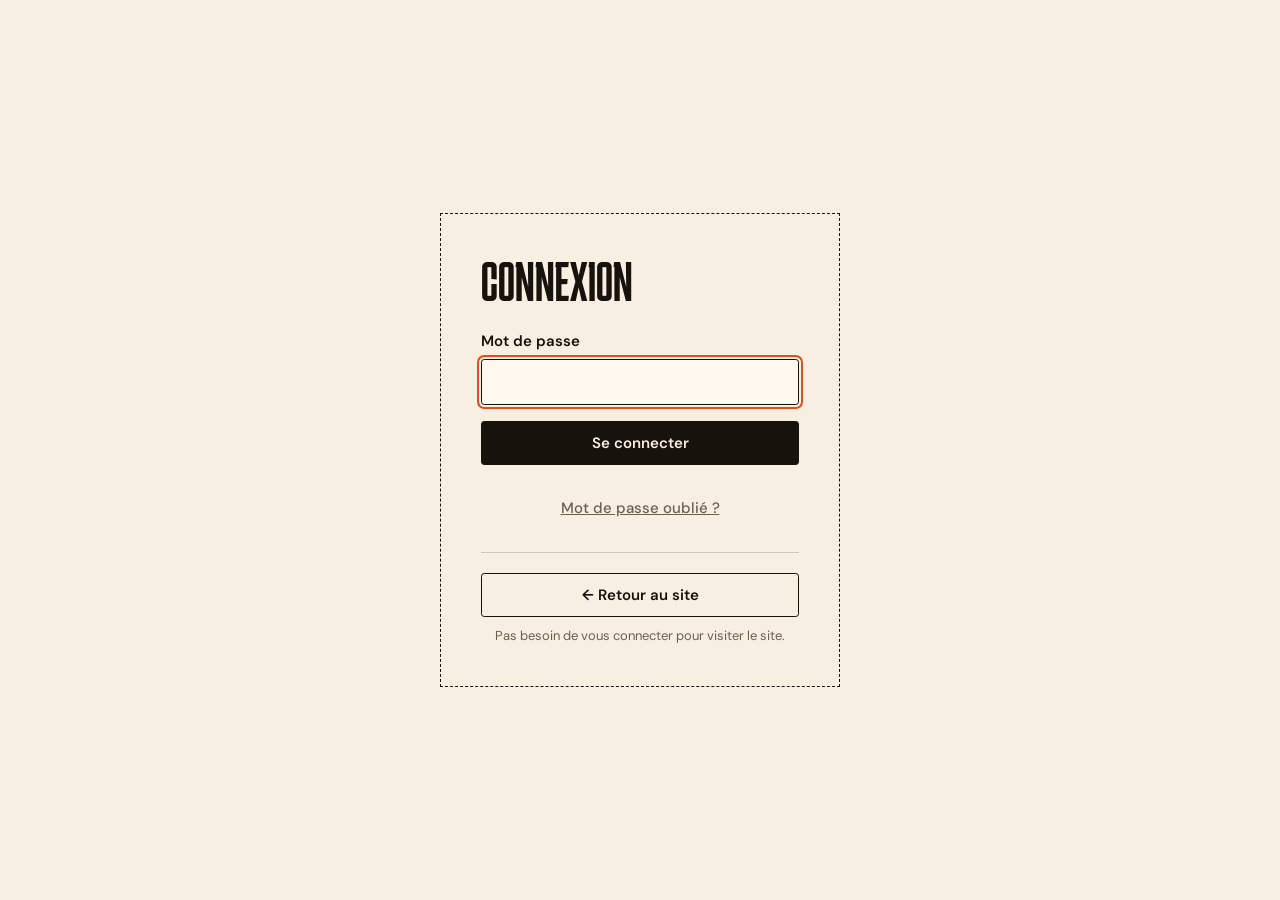
<file: admin.html>
<!DOCTYPE html>
<html lang="fr">
<head>
<meta charset="utf-8"/>
<title>Gestion du site — La Re-Naissance</title>
<meta content="width=device-width, initial-scale=1" name="viewport"/>
<meta name="robots" content="noindex, nofollow"/>
<link href="assets/images/favicon-32.webp" rel="icon" type="image/webp"/>
<link href="https://fonts.googleapis.com" rel="preconnect"/>
<link crossorigin="anonymous" href="https://fonts.gstatic.com" rel="preconnect"/>
<link href="https://fonts.googleapis.com/css2?family=Karantina:wght@400;700&amp;family=DM+Sans:wght@400;500;600;700&amp;display=swap" rel="stylesheet"/>
<link href="assets/admin/admin.css" rel="stylesheet"/>
</head>
<body>
<header class="app-header">
  <h1 class="app-title">La Re-Naissance <span>· gestion du site</span></h1>
  <div class="app-header-actions">
    <a class="btn btn-small" href="index.html" target="_blank" rel="noopener">Voir le site</a>
    <a class="btn btn-small" href="parametres.html">Paramètres</a>
    <button class="btn btn-small" type="button" id="logout">Déconnexion</button>
  </div>
</header>

<main class="wrap">
  <div class="tabs" role="tablist" aria-label="Sections du site">
    <button class="tab" role="tab" id="tab-creations" aria-controls="panel-creations" aria-selected="true" type="button">Nos créations <span id="count-creations"></span></button>
    <button class="tab" role="tab" id="tab-souvenir" aria-controls="panel-souvenir" aria-selected="false" tabindex="-1" type="button">Souvenir <span id="count-souvenir"></span></button>
  </div>

  <section id="panel-creations" role="tabpanel" aria-labelledby="tab-creations">
    <div class="panel-head">
      <div>
        <h2>Nos créations</h2>
        <p>Les plats présentés dans le carrousel du site. Cliquez sur une ligne pour changer le nom ou la photo.</p>
      </div>
    </div>
    <ul class="dish-list" id="dish-list"></ul>
  </section>

  <section id="panel-souvenir" role="tabpanel" aria-labelledby="tab-souvenir" hidden>
    <div class="panel-head">
      <div>
        <h2>Souvenir</h2>
        <p>La galerie de photos du site. La photo n°1 est celle du haut de la galerie. Ajoutez, recadrez ou supprimez des photos.</p>
      </div>
      <button class="btn btn-primary" type="button" id="add-photo-top">+ Ajouter une photo</button>
    </div>
    <p class="sort-hint"><strong>Changer l'ordre :</strong> maintenez une photo appuyée puis glissez-la à sa nouvelle place, ou utilisez les flèches ‹ › sur la photo, ou « Modifier » pour choisir une position.</p>
    <ul class="photo-grid" id="photo-grid"></ul>
  </section>
</main>

<input type="file" id="file-input" accept="image/*" hidden/>

<!-- Edit a dish / a souvenir photo -->
<dialog id="edit-dialog" aria-labelledby="edit-title">
  <div class="dialog-body">
    <h2 id="edit-title"></h2>
    <label class="field" id="name-field" for="edit-name">Nom du plat
      <input id="edit-name" type="text" maxlength="60" autocomplete="off"/>
    </label>
    <p class="form-error" id="edit-error" role="alert" hidden></p>
    <label class="field" id="pos-field" for="edit-pos">Position dans la galerie
      <select id="edit-pos"></select>
    </label>
    <div class="photo-edit">
      <div class="photo-preview"><img id="edit-photo" alt=""/></div>
      <div class="photo-edit-buttons">
        <button class="btn btn-small" type="button" id="btn-crop">Recadrer / zoomer</button>
        <button class="btn btn-small" type="button" id="btn-replace">Changer la photo</button>
        <p class="hint">Formats : JPG, PNG ou WebP.</p>
      </div>
    </div>
    <div class="dialog-actions">
      <button class="btn btn-danger btn-small" type="button" id="btn-delete">Supprimer</button>
      <span class="spacer"></span>
      <button class="btn btn-small" type="button" id="btn-cancel">Annuler</button>
      <button class="btn btn-primary btn-small" type="button" id="btn-save">Enregistrer</button>
    </div>
  </div>
</dialog>

<!-- Crop / zoom -->
<dialog class="crop-dialog" id="crop-dialog" aria-labelledby="crop-title">
  <div class="dialog-body">
    <h2 id="crop-title">Recadrer la photo</h2>
    <div class="crop-ratios" id="crop-ratios" role="group" aria-label="Forme du cadre"></div>
    <div class="crop-stage-wrap" id="crop-wrap">
      <div class="crop-stage" id="crop-stage"><img class="crop-img" id="crop-img" alt="" draggable="false"/></div>
    </div>
    <div class="zoom-row">
      <label for="crop-zoom">Zoom</label>
      <input id="crop-zoom" type="range" min="0" max="100" value="0"/>
    </div>
    <p class="hint">Faites glisser la photo pour la placer, puis zoomez avec le curseur, la molette ou deux doigts.</p>
    <p class="form-error" id="crop-error" role="alert" hidden></p>
    <div class="dialog-actions">
      <button class="btn btn-small" type="button" id="crop-cancel">Annuler</button>
      <button class="btn btn-primary btn-small" type="button" id="crop-ok">Valider</button>
    </div>
  </div>
</dialog>

<!-- Confirm -->
<dialog id="confirm-dialog" aria-labelledby="confirm-text">
  <div class="dialog-body">
    <p class="confirm-text" id="confirm-text"></p>
    <div class="dialog-actions">
      <button class="btn btn-small" type="button" id="confirm-no">Annuler</button>
      <button class="btn btn-danger btn-small" type="button" id="confirm-yes">Confirmer</button>
    </div>
  </div>
</dialog>

<div class="toast" id="toast" role="status" aria-live="polite"></div>
<script src="assets/js/supabase.min.js"></script>
<script src="assets/admin/supabase-config.js"></script>
<script src="assets/admin/admin.js"></script>
</body>
</html>
</file>
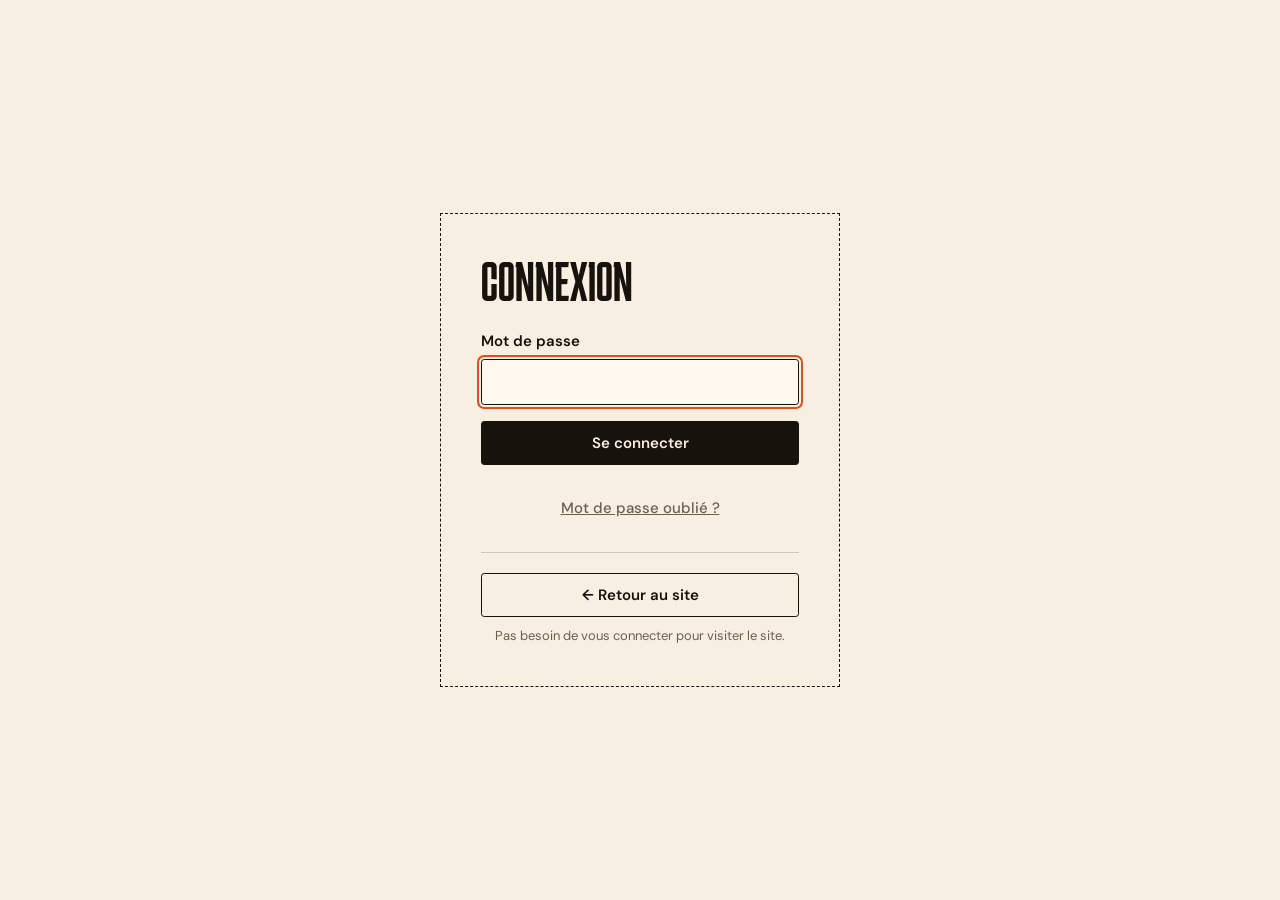
<file: connexion.html>
<!DOCTYPE html>
<html lang="fr">
<head>
<meta charset="utf-8"/>
<title>Connexion — La Re-Naissance</title>
<meta content="width=device-width, initial-scale=1" name="viewport"/>
<meta name="robots" content="noindex, nofollow"/>
<link href="assets/images/favicon-32.webp" rel="icon" type="image/webp"/>
<link href="https://fonts.googleapis.com" rel="preconnect"/>
<link crossorigin="anonymous" href="https://fonts.gstatic.com" rel="preconnect"/>
<link href="https://fonts.googleapis.com/css2?family=Karantina:wght@400;700&amp;family=DM+Sans:wght@400;500;600;700&amp;display=swap" rel="stylesheet"/>
<link href="assets/admin/admin.css" rel="stylesheet"/>
</head>
<body class="login-body">
<main class="login-card">
  <h1>Connexion</h1>
  <form id="login-form" novalidate>
    <label class="field" for="password">Mot de passe
      <input id="password" name="password" type="password" autocomplete="current-password" required autofocus/>
    </label>
    <p class="form-error" id="login-error" role="alert" hidden>Mot de passe incorrect.</p>
    <button class="btn btn-primary" type="submit" style="margin-top:1rem;width:100%">Se connecter</button>
  </form>
  <button class="btn-link btn" type="button" id="forgot-link" style="margin-top:0.25rem">Mot de passe oublié ?</button>
  <form id="forgot-form" novalidate hidden style="margin-top:0.5rem">
    <label class="field" for="forgot-email">Adresse email du compte
      <input id="forgot-email" type="email" autocomplete="email" required/>
    </label>
    <button class="btn btn-small" type="submit" style="margin-top:0.5rem;width:100%">Envoyer le lien</button>
  </form>
  <p class="hint" id="forgot-status" role="status" hidden></p>
  <div class="login-back">
    <a class="btn" href="index.html">← Retour au site</a>
    <small>Pas besoin de vous connecter pour visiter le site.</small>
  </div>
</main>
<script src="assets/js/supabase.min.js"></script>
<script src="assets/admin/supabase-config.js"></script>
<script>
/* Real login via Supabase Auth. There is a single admin account for the whole site (one
   shared password, as asked), so the email itself isn't something the person needs to
   remember or type -- it's fixed here and only the password comes from the form. Change
   ADMIN_EMAIL if the admin account in Supabase (Authentication > Users) ever changes. */
(function () {
  var ADMIN_EMAIL = 'la.re.naissance97113@gmail.com';
  var client = supabase.createClient(window.SUPABASE_URL, window.SUPABASE_ANON_KEY);
  var form = document.getElementById('login-form');
  var input = document.getElementById('password');
  var error = document.getElementById('login-error');
  var submitBtn = form.querySelector('button[type="submit"]');

  // Already signed in from an earlier visit (Supabase keeps the session in localStorage)?
  client.auth.getSession().then(function (res) {
    if (res.data.session) location.replace('admin.html');
  });

  form.addEventListener('submit', function (e) {
    e.preventDefault();
    error.hidden = true;
    submitBtn.disabled = true;
    submitBtn.textContent = 'Connexion…';
    client.auth.signInWithPassword({ email: ADMIN_EMAIL, password: input.value }).then(function (res) {
      if (res.error) throw res.error;
      location.href = 'admin.html';
    }).catch(function () {
      // Generic message on purpose: whether the password is wrong or the network failed,
      // there is nothing actionable to tell apart here for a single shared password.
      error.hidden = false;
      input.value = '';
      input.focus();
      submitBtn.disabled = false;
      submitBtn.textContent = 'Se connecter';
    });
  });
  input.addEventListener('input', function () { error.hidden = true; });

  // "Mot de passe oublié" -- deliberately asks for the email rather than firing off the
  // (fixed) admin address on a bare click: that would let anyone landing on this page
  // trigger a reset email with no proof they even know the account exists. Typing the
  // address doesn't let anyone learn whether it's correct either -- resetPasswordForEmail
  // replies the same way regardless (Supabase's own anti-enumeration behaviour), it only
  // actually delivers a link when the address matches the real admin account.
  var forgotLink = document.getElementById('forgot-link');
  var forgotForm = document.getElementById('forgot-form');
  var forgotEmail = document.getElementById('forgot-email');
  var forgotStatus = document.getElementById('forgot-status');
  forgotLink.addEventListener('click', function () {
    forgotLink.hidden = true;
    forgotForm.hidden = false;
    forgotEmail.focus();
  });
  // fetch() has no built-in timeout -- if the network or Supabase itself ever just never
  // answers (rather than replying with a clean error), this call would otherwise hang the
  // button on "Envoi..." forever with no way out for the person but reloading the page.
  function withTimeout(promise, ms) {
    return new Promise(function (resolve) {
      var settled = false;
      var timer = setTimeout(function () {
        if (!settled) { settled = true; resolve({ error: { message: 'timeout' } }); }
      }, ms);
      promise.then(function (res) {
        if (!settled) { settled = true; clearTimeout(timer); resolve(res); }
      });
    });
  }

  forgotForm.addEventListener('submit', function (e) {
    e.preventDefault();
    var sendBtn = forgotForm.querySelector('button[type="submit"]');
    sendBtn.disabled = true;
    sendBtn.textContent = 'Envoi…';
    withTimeout(client.auth.resetPasswordForEmail(forgotEmail.value, {
      redirectTo: location.origin + '/reinitialiser-mot-de-passe.html'
    }), 15000).then(function (res) {
      forgotStatus.hidden = false;
      if (res.error) {
        forgotStatus.textContent = "L'envoi a échoué. Réessayez dans une minute.";
        sendBtn.disabled = false;
        sendBtn.textContent = 'Envoyer le lien';
      } else {
        forgotStatus.textContent = 'Si cette adresse correspond à un compte, un lien de réinitialisation vient de lui être envoyé.';
        forgotForm.hidden = true;
      }
    });
  });
})();
</script>
</body>
</html>
</file>
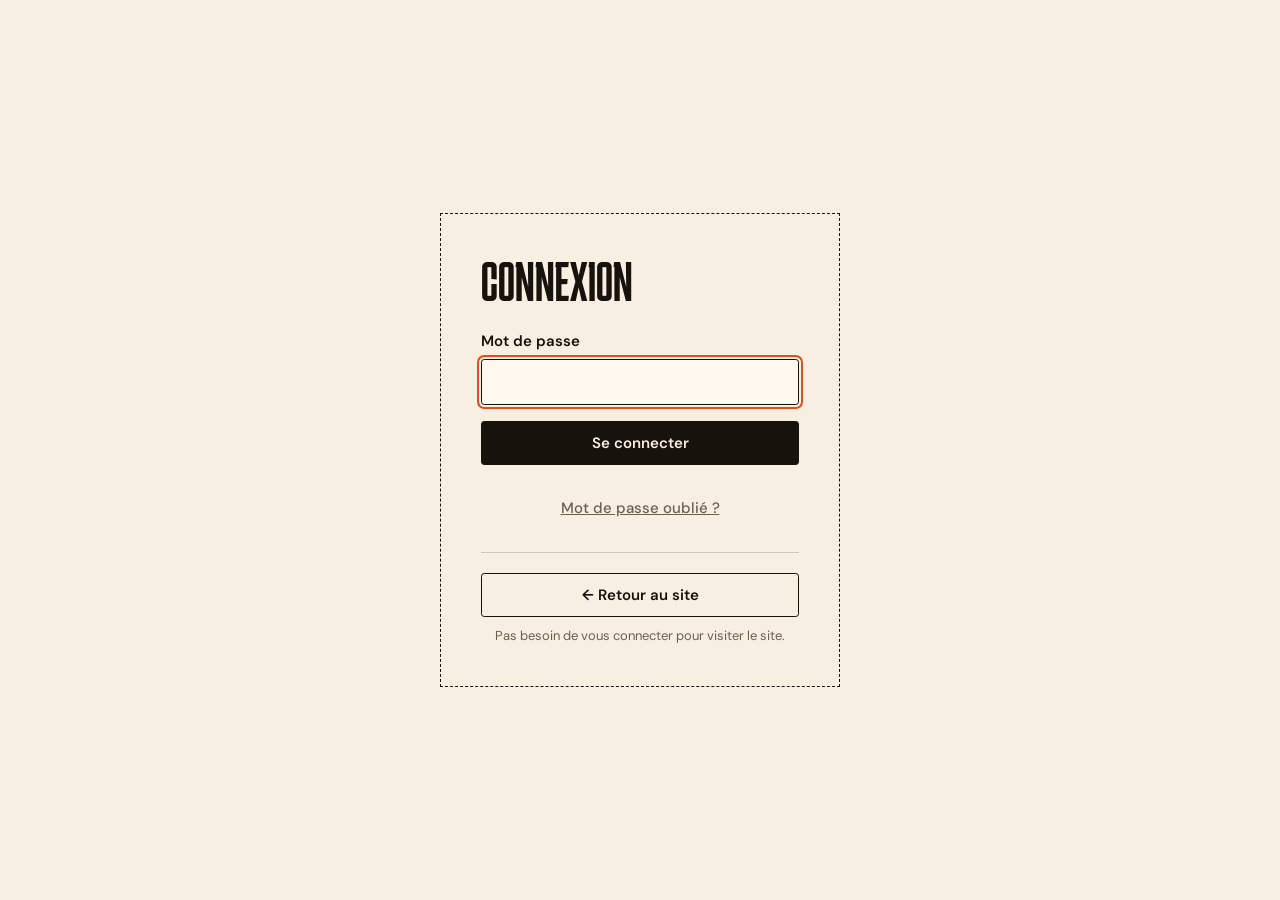
<file: parametres.html>
<!DOCTYPE html>
<html lang="fr">
<head>
<meta charset="utf-8"/>
<title>Paramètres — La Re-Naissance</title>
<meta content="width=device-width, initial-scale=1" name="viewport"/>
<meta name="robots" content="noindex, nofollow"/>
<link href="assets/images/favicon-32.webp" rel="icon" type="image/webp"/>
<link href="https://fonts.googleapis.com" rel="preconnect"/>
<link crossorigin="anonymous" href="https://fonts.gstatic.com" rel="preconnect"/>
<link href="https://fonts.googleapis.com/css2?family=Karantina:wght@400;700&amp;family=DM+Sans:wght@400;500;600;700&amp;display=swap" rel="stylesheet"/>
<link href="assets/admin/admin.css" rel="stylesheet"/>
</head>
<body>
<header class="app-header">
  <h1 class="app-title">La Re-Naissance <span>· paramètres</span></h1>
  <div class="app-header-actions">
    <a class="btn btn-small" href="admin.html">← Gestion du site</a>
    <button class="btn btn-small" type="button" id="logout">Déconnexion</button>
  </div>
</header>

<main class="wrap" style="max-width:32rem">
  <div class="panel-head">
    <div>
      <h2>Compte admin</h2>
      <p>Connecté en tant que <strong id="account-email">…</strong>.</p>
    </div>
  </div>

  <form id="password-form" novalidate>
    <label class="field" for="current-password">Mot de passe actuel
      <input id="current-password" type="password" autocomplete="current-password" required/>
    </label>
    <label class="field" for="new-password" style="margin-top:0.75rem">Nouveau mot de passe
      <input id="new-password" type="password" autocomplete="new-password" minlength="8" required/>
    </label>
    <label class="field" for="new-password-confirm" style="margin-top:0.75rem">Confirmer le nouveau mot de passe
      <input id="new-password-confirm" type="password" autocomplete="new-password" minlength="8" required/>
    </label>
    <p class="hint" style="margin-top:0.5rem">8 caractères minimum.</p>
    <p class="form-error" id="password-error" role="alert" hidden></p>
    <div class="dialog-actions" style="justify-content:flex-start;margin-top:1rem">
      <button class="btn btn-primary" type="submit">Changer le mot de passe</button>
    </div>
  </form>

  <p class="notice" style="margin-top:2rem">
    L'adresse email du compte ne peut pas être modifiée depuis cette page — contactez Lumea pour
    en changer.
  </p>
</main>

<div class="toast" id="toast" role="status" aria-live="polite"></div>
<script src="assets/js/supabase.min.js"></script>
<script src="assets/admin/supabase-config.js"></script>
<script>
(function () {
  var client = supabase.createClient(window.SUPABASE_URL, window.SUPABASE_ANON_KEY);

  function toast(message, isError) {
    var t = document.getElementById('toast');
    t.textContent = message;
    t.classList.toggle('is-error', !!isError);
    t.classList.add('is-visible');
    setTimeout(function () { t.classList.remove('is-visible'); }, isError ? 6000 : 3200);
  }

  // Same gate as admin.html: only reachable with a real, signed-in Supabase session.
  client.auth.getSession().then(function (res) {
    if (!res.data.session) { location.replace('connexion.html'); return; }
    document.getElementById('account-email').textContent = res.data.session.user.email;
  }).catch(function () { location.replace('connexion.html'); });

  client.auth.onAuthStateChange(function (event) {
    if (event === 'SIGNED_OUT') location.replace('connexion.html');
  });

  document.getElementById('logout').addEventListener('click', function () {
    client.auth.signOut().then(function () { location.href = 'connexion.html'; });
  });

  var form = document.getElementById('password-form');
  var error = document.getElementById('password-error');
  var currentPw = document.getElementById('current-password');
  var newPw = document.getElementById('new-password');
  var confirmPw = document.getElementById('new-password-confirm');
  var submitBtn = form.querySelector('button[type="submit"]');

  form.addEventListener('submit', function (e) {
    e.preventDefault();
    error.hidden = true;

    if (newPw.value.length < 8) {
      error.textContent = 'Le nouveau mot de passe doit faire au moins 8 caractères.';
      error.hidden = false;
      newPw.focus();
      return;
    }
    if (newPw.value !== confirmPw.value) {
      error.textContent = 'Les deux mots de passe ne correspondent pas.';
      error.hidden = false;
      confirmPw.focus();
      return;
    }

    submitBtn.disabled = true;
    submitBtn.textContent = 'Vérification…';

    // updateUser() alone would accept a new password just from the current (already
    // signed-in) session, without proving the person actually knows the CURRENT password --
    // anyone left signed in on a shared or unlocked device could silently lock the real
    // admin out. Re-checking the current password first (a second, throwaway sign-in call)
    // closes that gap before touching anything.
    client.auth.signInWithPassword({ email: 'la.re.naissance97113@gmail.com', password: currentPw.value }).then(function (res) {
      if (res.error) {
        var e = new Error('current-password-wrong');
        e.isCurrentPasswordError = true;
        throw e;
      }
      submitBtn.textContent = 'Enregistrement…';
      return client.auth.updateUser({ password: newPw.value });
    }).then(function (res) {
      if (res.error) throw res.error;
      form.reset();
      submitBtn.disabled = false;
      submitBtn.textContent = 'Changer le mot de passe';
      toast('Mot de passe changé.');
    }).catch(function (err) {
      error.textContent = err && err.isCurrentPasswordError
        ? 'Mot de passe actuel incorrect.'
        : ((err && err.message) || "Le changement a échoué. Réessayez.");
      error.hidden = false;
      submitBtn.disabled = false;
      submitBtn.textContent = 'Changer le mot de passe';
    });
  });
})();
</script>
</body>
</html>
</file>
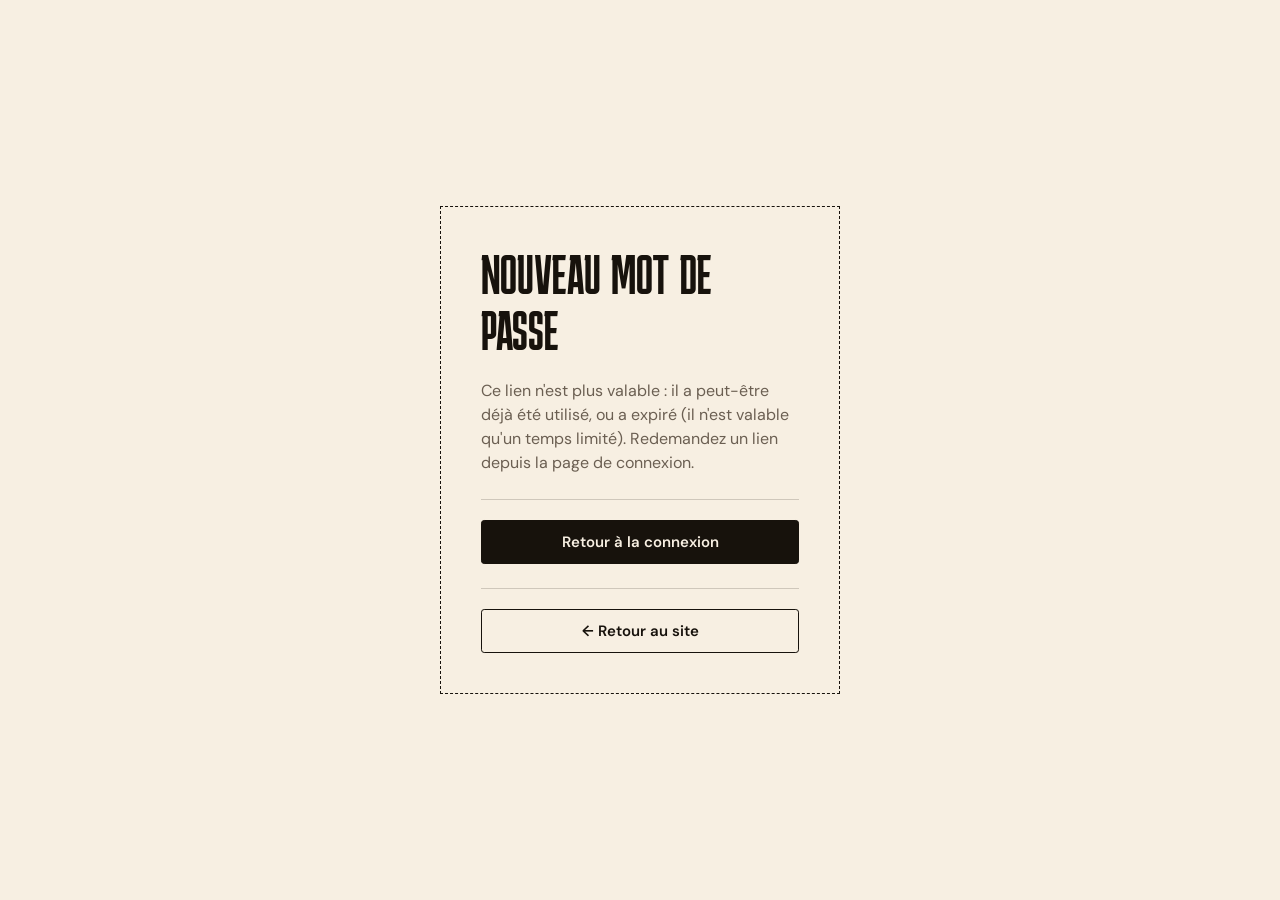
<file: reinitialiser-mot-de-passe.html>
<!DOCTYPE html>
<html lang="fr">
<head>
<meta charset="utf-8"/>
<title>Nouveau mot de passe — La Re-Naissance</title>
<meta content="width=device-width, initial-scale=1" name="viewport"/>
<meta name="robots" content="noindex, nofollow"/>
<link href="assets/images/favicon-32.webp" rel="icon" type="image/webp"/>
<link href="https://fonts.googleapis.com" rel="preconnect"/>
<link crossorigin="anonymous" href="https://fonts.gstatic.com" rel="preconnect"/>
<link href="https://fonts.googleapis.com/css2?family=Karantina:wght@400;700&amp;family=DM+Sans:wght@400;500;600;700&amp;display=swap" rel="stylesheet"/>
<link href="assets/admin/admin.css" rel="stylesheet"/>
</head>
<body class="login-body">
<main class="login-card">
  <h1>Nouveau mot de passe</h1>
  <p id="intro">Vérification du lien…</p>

  <form id="reset-form" novalidate hidden>
    <label class="field" for="password">Nouveau mot de passe
      <input id="password" type="password" autocomplete="new-password" minlength="8" required/>
    </label>
    <label class="field" for="password-confirm" style="margin-top:0.75rem">Confirmer le mot de passe
      <input id="password-confirm" type="password" autocomplete="new-password" minlength="8" required/>
    </label>
    <p class="form-error" id="reset-error" role="alert" hidden></p>
    <button class="btn btn-primary" type="submit" style="margin-top:1rem;width:100%">Enregistrer le nouveau mot de passe</button>
  </form>

  <div class="login-back" id="expired-block" hidden>
    <a class="btn btn-primary" href="connexion.html">Retour à la connexion</a>
  </div>
  <div class="login-back">
    <a class="btn" href="index.html">← Retour au site</a>
  </div>
</main>
<script src="assets/js/supabase.min.js"></script>
<script src="assets/admin/supabase-config.js"></script>
<script>
/* Reached only by clicking the link Supabase emails from resetPasswordForEmail() (see
   connexion.html). supabase-js parses that link's token itself as soon as the client is
   created (detectSessionInUrl, on by default) and turns it into a real signed-in session
   before getSession() below resolves -- there is nothing here to parse by hand, for either
   of Supabase's two link formats (?code=... or #access_token=...). If someone opens this
   page without going through that link, there's simply no session and we say so instead of
   showing a form that could never work. */
(function () {
  var client = supabase.createClient(window.SUPABASE_URL, window.SUPABASE_ANON_KEY);
  var intro = document.getElementById('intro');
  var form = document.getElementById('reset-form');
  var expiredBlock = document.getElementById('expired-block');
  var error = document.getElementById('reset-error');
  var pass = document.getElementById('password');
  var confirm = document.getElementById('password-confirm');
  var submitBtn = form.querySelector('button[type="submit"]');

  client.auth.getSession().then(function (res) {
    if (res.data.session) {
      intro.textContent = 'Choisissez un nouveau mot de passe pour le compte admin.';
      form.hidden = false;
      pass.focus();
    } else {
      intro.textContent = "Ce lien n'est plus valable : il a peut-être déjà été utilisé, ou a expiré (il n'est valable qu'un temps limité). Redemandez un lien depuis la page de connexion.";
      expiredBlock.hidden = false;
    }
  });

  form.addEventListener('submit', function (e) {
    e.preventDefault();
    error.hidden = true;
    if (pass.value.length < 8) {
      error.textContent = 'Le mot de passe doit faire au moins 8 caractères.';
      error.hidden = false;
      pass.focus();
      return;
    }
    if (pass.value !== confirm.value) {
      error.textContent = 'Les deux mots de passe ne correspondent pas.';
      error.hidden = false;
      confirm.focus();
      return;
    }
    submitBtn.disabled = true;
    submitBtn.textContent = 'Enregistrement…';
    client.auth.updateUser({ password: pass.value }).then(function (res) {
      if (res.error) throw res.error;
      // Already signed in via the session the reset link just created -- straight to the
      // dashboard, no reason to make them log in again right after choosing a password.
      location.href = 'admin.html';
    }).catch(function (err) {
      error.textContent = (err && err.message) || "L'enregistrement a échoué. Réessayez.";
      error.hidden = false;
      submitBtn.disabled = false;
      submitBtn.textContent = 'Enregistrer le nouveau mot de passe';
    });
  });
})();
</script>
</body>
</html>
</file>
<file: assets/admin/admin.css>
/* Admin + connexion pages (shared). Mobile-first, relative units. Palette/fonts match the site. */
:root {
  --ink: #17120C;
  --paper: #F7EFE2;
  --paper-2: #EFE3D0;
  --accent: #E08A54;
  --ember: #E24E1B;
  --muted: #6B5F52;
  --line: rgba(23, 18, 12, 0.18);
  --danger: #B3261E;
  --gutter: clamp(1rem, 4vw, 2rem);
}
* { box-sizing: border-box; }
html { -webkit-text-size-adjust: 100%; }
body { margin: 0; background: var(--paper); color: var(--ink); font-family: "DM Sans", system-ui, sans-serif; line-height: 1.5; }
img { display: block; max-width: 100%; }
button, input { font: inherit; color: inherit; }
button { cursor: pointer; }
:focus-visible { outline: 0.15rem solid var(--ember); outline-offset: 0.15rem; }
[hidden] { display: none !important; }
h1, h2, h3 { font-family: Karantina, "DM Sans", sans-serif; font-weight: 400; text-transform: uppercase; line-height: 1; margin: 0; }

/* ---------- buttons ---------- */
.btn { display: inline-flex; align-items: center; justify-content: center; gap: 0.5rem; min-height: 2.75rem; padding: 0.55rem 1.1rem; border: 1px solid var(--ink); border-radius: 0.2rem; background: transparent; color: var(--ink); font-weight: 600; font-size: 0.9375rem; text-decoration: none; transition: background-color 0.15s ease, color 0.15s ease, border-color 0.15s ease; }
.btn:hover { background: var(--ink); color: var(--paper); }
.btn-primary { background: var(--ink); color: var(--paper); }
.btn-primary:hover { background: var(--ember); border-color: var(--ember); }
.btn-danger { border-color: var(--danger); color: var(--danger); }
.btn-danger:hover { background: var(--danger); border-color: var(--danger); color: #fff; }
.btn-small { min-height: 2.5rem; padding: 0.4rem 0.85rem; font-size: 0.875rem; }
.btn-link { border: 0; background: none; padding: 0.5rem 0; min-height: 0; text-decoration: underline; color: var(--muted); font-weight: 500; }
.btn-link:hover { background: none; color: var(--ember); }

/* ---------- login ---------- */
.login-body { min-height: 100vh; min-height: 100dvh; display: grid; place-items: center; padding: var(--gutter); }
.login-card { width: min(100%, 25rem); display: flex; flex-direction: column; gap: 1.25rem; padding: clamp(1.5rem, 6vw, 2.5rem); border: 1px dashed var(--ink); background: var(--paper); }
.login-card h1 { font-size: clamp(2.5rem, 12vw, 3.5rem); }
.login-card p { margin: 0; color: var(--muted); }
.back { color: var(--muted); font-size: 0.875rem; text-decoration: none; letter-spacing: 0.04em; text-transform: uppercase; }
.back:hover { color: var(--ember); }
.field { display: flex; flex-direction: column; gap: 0.4rem; font-weight: 600; font-size: 0.9375rem; }
.field input { min-height: 2.9rem; padding: 0.5rem 0.8rem; border: 1px solid var(--ink); border-radius: 0.2rem; background: #fff8ee; font-weight: 400; font-size: 1rem; }
.login-back { display: flex; flex-direction: column; gap: 0.6rem; margin-top: 0.25rem; padding-top: 1.25rem; border-top: 1px solid var(--line); text-align: center; }
.login-back .btn { width: 100%; }
.login-back small { color: var(--muted); font-size: 0.8125rem; }
.form-error, .login-card .form-error { color: var(--danger); font-size: 0.9375rem; font-weight: 500; margin: 0; }

/* ---------- admin shell ---------- */
.app-header { display: flex; flex-wrap: wrap; align-items: center; justify-content: space-between; gap: 0.75rem 1rem; padding: 1rem var(--gutter); border-bottom: 1px solid var(--line); background: var(--ink); color: var(--paper); }
.app-title { margin: 0; font-weight: 400; font-family: Karantina, sans-serif; font-size: clamp(1.75rem, 6vw, 2.25rem); text-transform: uppercase; line-height: 1; }
.app-title span { color: var(--accent); }
.app-header .btn { border-color: rgba(247, 239, 226, 0.5); color: var(--paper); }
.app-header .btn:hover { background: var(--paper); color: var(--ink); }
.app-header-actions { display: flex; gap: 0.5rem; flex-wrap: wrap; }
.wrap { width: min(100%, 72rem); margin: 0 auto; padding: 1.25rem var(--gutter) 4rem; }
.notice { margin: 0 0 1.5rem; padding: 0.85rem 1rem; border-left: 0.25rem solid var(--accent); background: var(--paper-2); font-size: 0.9375rem; }
.tabs { display: flex; gap: 0.25rem; margin-bottom: 1.5rem; border-bottom: 1px solid var(--line); overflow-x: auto; }
.tab { flex: 1 0 auto; min-height: 3rem; padding: 0.5rem 1.1rem; border: 0; border-bottom: 0.2rem solid transparent; background: none; font-weight: 700; font-size: 1rem; white-space: nowrap; color: var(--muted); }
.tab[aria-selected="true"] { color: var(--ink); border-bottom-color: var(--ember); }
.tab:hover { color: var(--ink); }
.panel-head { display: flex; flex-wrap: wrap; align-items: end; justify-content: space-between; gap: 0.75rem 1.5rem; margin-bottom: 1.25rem; }
.panel-head h2 { font-size: clamp(2rem, 8vw, 2.75rem); }
.panel-head p { margin: 0.35rem 0 0; color: var(--muted); font-size: 0.9375rem; max-width: 42rem; }

/* dishes: one row per dish */
.dish-list { list-style: none; margin: 0; padding: 0; display: grid; gap: 0.75rem; }
.dish-row { width: 100%; display: grid; grid-template-columns: 4.5rem 1fr auto; align-items: center; gap: 0.5rem 1rem; padding: 0.6rem; border: 1px solid var(--line); border-radius: 0.25rem; background: #fff8ee; text-align: left; transition: border-color 0.15s ease, background-color 0.15s ease; }
.dish-row:hover { border-color: var(--ink); background: #fffdf8; }
.dish-thumb { position: relative; aspect-ratio: 3 / 4; overflow: hidden; border-radius: 0.15rem; background: var(--paper-2); }
.dish-thumb img { width: 100%; height: 100%; object-fit: cover; }
.dish-info { display: flex; flex-direction: column; gap: 0.15rem; min-width: 0; }
.dish-num { font-size: 0.8125rem; color: var(--muted); letter-spacing: 0.06em; }
.dish-name { font-size: 1.125rem; font-weight: 700; overflow-wrap: anywhere; }
.dish-edit { font-weight: 600; font-size: 0.9375rem; color: #B23509; white-space: nowrap; }
.badge { display: inline-block; margin-left: 0.4rem; padding: 0.05rem 0.45rem; border-radius: 1rem; background: var(--accent); color: var(--ink); font-size: 0.6875rem; font-weight: 700; letter-spacing: 0.04em; text-transform: uppercase; vertical-align: middle; }

/* souvenirs: photo grid */
.photo-grid { list-style: none; margin: 0; padding: 0; display: grid; grid-template-columns: repeat(auto-fill, minmax(min(100%, 9.5rem), 1fr)); gap: 1rem; }
.photo-card { display: flex; flex-direction: column; gap: 0.5rem; }
.photo-thumb { position: relative; aspect-ratio: 3 / 4; overflow: hidden; border: 1px solid var(--line); border-radius: 0.2rem; background: var(--paper-2); }
.photo-thumb img { width: 100%; height: 100%; object-fit: cover; }
.photo-num { position: absolute; top: 0.4rem; left: 0.4rem; min-width: 2rem; height: 2rem; padding: 0 0.5rem; display: grid; place-items: center; border-radius: 1rem; background: var(--ink); color: var(--paper); font-size: 1rem; font-weight: 700; line-height: 1; box-shadow: 0 0 0 0.15rem rgba(247, 239, 226, 0.85); }
.photo-first { position: absolute; top: 0.4rem; right: 0.4rem; padding: 0.25rem 0.5rem; border-radius: 1rem; background: var(--accent); color: var(--ink); font-size: 0.6875rem; font-weight: 700; letter-spacing: 0.03em; text-transform: uppercase; }
.photo-thumb { touch-action: manipulation; -webkit-touch-callout: none; -webkit-user-select: none; user-select: none; cursor: grab; }
.photo-thumb img { pointer-events: none; -webkit-user-drag: none; }
.photo-move { position: absolute; bottom: 0.4rem; width: 2.5rem; height: 2.5rem; display: grid; place-items: center; padding: 0; border: 0; border-radius: 50%; background: rgba(23, 18, 12, 0.78); color: var(--paper); font-size: 1.5rem; line-height: 1; }
.photo-move:hover:not(:disabled) { background: var(--ember); }
.photo-move:disabled { opacity: 0.25; cursor: default; }
.photo-move.prev { left: 0.4rem; }
.photo-move.next { right: 0.4rem; }
.photo-card.is-dragging { opacity: 0.35; }
.photo-card.is-dragging .photo-thumb { outline: 0.2rem dashed var(--ember); outline-offset: 0.1rem; }
body.is-sorting { -webkit-user-select: none; user-select: none; cursor: grabbing; }
body.is-sorting * { cursor: grabbing !important; }
.drag-ghost { position: fixed; left: 0; top: 0; z-index: 200; margin: 0; pointer-events: none; border-radius: 0.2rem; box-shadow: 0 1rem 2.5rem rgba(0, 0, 0, 0.4); opacity: 0.95; will-change: transform; }
.drag-ghost .photo-move, .drag-ghost .photo-first { display: none; }
.sort-hint { margin: 0 0 1rem; color: var(--muted); font-size: 0.875rem; }
.sort-hint strong { color: var(--ink); }
.photo-actions { display: grid; grid-template-columns: 1fr 1fr; gap: 0.4rem; }
.photo-actions .btn { padding-inline: 0.4rem; }
.add-tile { display: flex; flex-direction: column; align-items: center; justify-content: center; gap: 0.5rem; width: 100%; aspect-ratio: 3 / 4; border: 2px dashed var(--muted); border-radius: 0.2rem; background: transparent; color: var(--muted); font-weight: 700; text-align: center; padding: 0.5rem; transition: border-color 0.15s ease, color 0.15s ease, background-color 0.15s ease; }
.add-tile:hover { border-color: var(--ember); color: var(--ember); background: rgba(224, 138, 84, 0.1); }
.add-tile span[aria-hidden] { font-size: 2.25rem; line-height: 1; }
.panel-foot { margin-top: 2.5rem; padding-top: 1rem; border-top: 1px solid var(--line); display: flex; justify-content: flex-end; }

/* ---------- dialogs ---------- */
dialog { border: 0; padding: 0; background: var(--paper); color: var(--ink); width: min(94vw, 34rem); max-height: 94vh; max-height: 94dvh; border-radius: 0.25rem; box-shadow: 0 1.5rem 4rem rgba(0, 0, 0, 0.35); }
dialog::backdrop { background: rgba(23, 18, 12, 0.7); }
.dialog-body { display: flex; flex-direction: column; gap: 1.1rem; padding: clamp(1.1rem, 4vw, 1.75rem); }
.dialog-body h2 { font-size: clamp(1.875rem, 7vw, 2.5rem); }
.dialog-actions { display: flex; flex-wrap: wrap; align-items: center; justify-content: flex-end; gap: 0.5rem; }
.dialog-actions .spacer { flex: 1 1 auto; }
.photo-edit { display: grid; grid-template-columns: minmax(6rem, 40%) 1fr; gap: 1rem; align-items: start; }
.photo-preview { aspect-ratio: 3 / 4; overflow: hidden; border: 1px solid var(--line); border-radius: 0.2rem; background: var(--paper-2); }
.photo-preview img { width: 100%; height: 100%; object-fit: contain; }
.photo-edit-buttons { display: flex; flex-direction: column; gap: 0.5rem; }
.field select { min-height: 2.9rem; padding: 0.5rem 0.8rem; border: 1px solid var(--ink); border-radius: 0.2rem; background: #fff8ee; font-weight: 400; font-size: 1rem; }
.hint { margin: 0; color: var(--muted); font-size: 0.8125rem; }
.confirm-text { margin: 0; font-size: 1rem; }

/* cropper */
.crop-dialog { width: min(96vw, 36rem); }
.crop-ratios { display: flex; flex-wrap: wrap; gap: 0.4rem; }
.crop-ratios button { min-height: 2.5rem; padding: 0.3rem 0.8rem; border: 1px solid var(--ink); border-radius: 2rem; background: transparent; font-size: 0.875rem; font-weight: 600; }
.crop-ratios button[aria-pressed="true"] { background: var(--ink); color: var(--paper); }
.crop-stage-wrap { display: flex; justify-content: center; }
.crop-stage { position: relative; overflow: hidden; background: #2a2118; touch-action: none; cursor: grab; user-select: none; -webkit-user-select: none; border-radius: 0.15rem; }
.crop-stage.is-dragging { cursor: grabbing; }
.crop-img { position: absolute; top: 0; left: 0; max-width: none; transform-origin: 0 0; pointer-events: none; -webkit-user-drag: none; }
.crop-stage::after { content: ""; position: absolute; inset: 0; pointer-events: none; box-shadow: inset 0 0 0 1px rgba(255, 255, 255, 0.6); background-image: linear-gradient(to right, transparent calc(33.33% - 0.5px), rgba(255, 255, 255, 0.35) calc(33.33% - 0.5px), rgba(255, 255, 255, 0.35) calc(33.33% + 0.5px), transparent calc(33.33% + 0.5px), transparent calc(66.66% - 0.5px), rgba(255, 255, 255, 0.35) calc(66.66% - 0.5px), rgba(255, 255, 255, 0.35) calc(66.66% + 0.5px), transparent calc(66.66% + 0.5px)), linear-gradient(to bottom, transparent calc(33.33% - 0.5px), rgba(255, 255, 255, 0.35) calc(33.33% - 0.5px), rgba(255, 255, 255, 0.35) calc(33.33% + 0.5px), transparent calc(33.33% + 0.5px), transparent calc(66.66% - 0.5px), rgba(255, 255, 255, 0.35) calc(66.66% - 0.5px), rgba(255, 255, 255, 0.35) calc(66.66% + 0.5px), transparent calc(66.66% + 0.5px)); }
.zoom-row { display: flex; align-items: center; gap: 0.75rem; }
.zoom-row label { font-weight: 600; font-size: 0.9375rem; }
.zoom-row input[type="range"] { flex: 1; min-height: 2.75rem; accent-color: var(--ember); }

/* toast */
.toast { position: fixed; left: 50%; bottom: 1.25rem; transform: translate(-50%, 200%); max-width: min(92vw, 30rem); padding: 0.75rem 1.1rem; border-radius: 0.3rem; background: var(--ink); color: var(--paper); font-size: 0.9375rem; box-shadow: 0 0.5rem 1.5rem rgba(0, 0, 0, 0.3); transition: transform 0.25s ease, opacity 0.25s ease, visibility 0.25s; z-index: 100; opacity: 0; visibility: hidden; pointer-events: none; }
.toast.is-visible { transform: translate(-50%, 0); opacity: 1; visibility: visible; }
.toast.is-error { background: var(--danger); }

@media (min-width: 40rem) {
  .dish-row { grid-template-columns: 5.5rem 1fr auto; padding: 0.75rem; }
  .photo-grid { gap: 1.25rem; }
}
@media (max-width: 26rem) {
  .photo-edit { grid-template-columns: 1fr; }
  .photo-preview { max-width: 12rem; }
}
@media (prefers-reduced-motion: reduce) {
  * { transition: none !important; }
}
</file>
